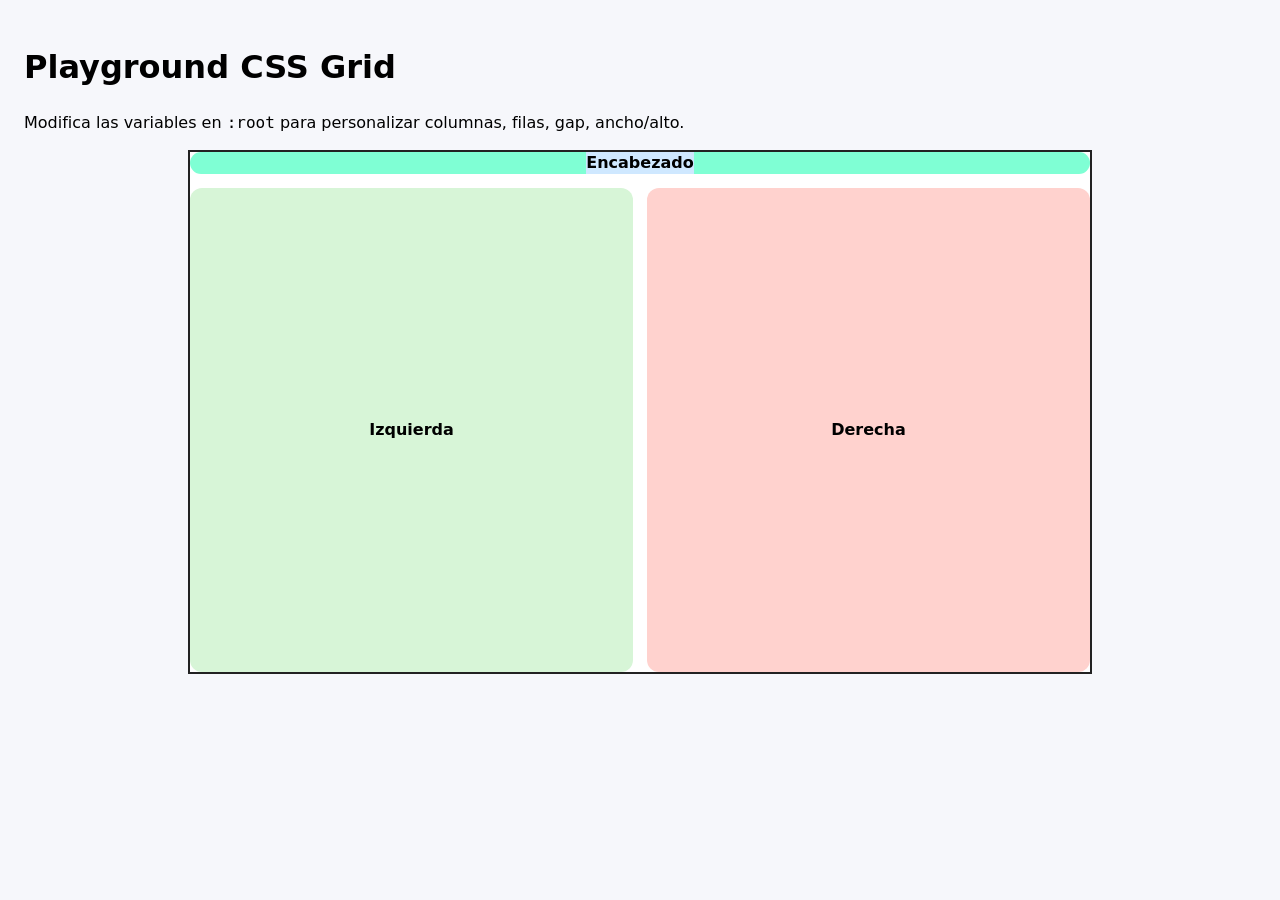
<file: Plantilla-grid.html>
<!doctype html>
<html lang="es">
<head>
<meta charset="utf-8" />
<meta name="viewport" content="width=device-width, initial-scale=1" />
<title>Playground CSS Grid</title>
<style>
  :root {
    --w: 900px;
    --h: 520px;
    --gap: 14px;
    --cols: 1fr 1fr;     /* cambia a 2fr 1fr, 300px 1fr, etc. */
    --rows: auto 1fr;    /* cambia a 120px 1fr, 30% 70%, 1fr 1fr, etc. */
  }

  body { margin: 0; padding: 24px; font: 16px/1.4 system-ui, sans-serif; background: #f6f7fb; }

  .grid-demo {
    display: grid;
    grid-template-columns: var(--cols);
    grid-template-rows: var(--rows);
    grid-template-areas:
      "header header"
      "left   right";
    gap: var(--gap);
    width: var(--w);
    height: var(--h);
    margin: 0 auto;
    border: 2px solid #222;
    background: white;
  }

  .grid-demo > * {
    display: grid;
    place-items: center;
    font-weight: 600;
    border-radius: 12px;
  }
  .total  {grid-area:header; background-color: aquamarine;}
  .header { place-items: center; background: #cfe8ff; }
  .left   { grid-area: left;   background: #d7f5d7; }
  .right  { grid-area: right;  background: #ffd2ce; }

  /* Ejemplo de alineaciones internas del grid completo: */
  /* .grid-demo { justify-content: center; align-content: center; } */

  /* Ejemplo de alineación de ítems (contenido dentro de cada celda): */
  /* .grid-demo { justify-items: start; align-items: start; } */
</style>
</head>
<body>
  <h1>Playground CSS Grid</h1>
  <p>Modifica las variables en <code>:root</code> para personalizar columnas, filas, gap, ancho/alto.</p>
  <div class="grid-demo">

    <div class="total">
        <!--Dividir en dos el encabezado -->
        <header class="header">Encabezado</header>
    </div>

    <section class="left">Izquierda</section>
    <section class="right">Derecha</section>
  </div>
</body>
</html>
</file>
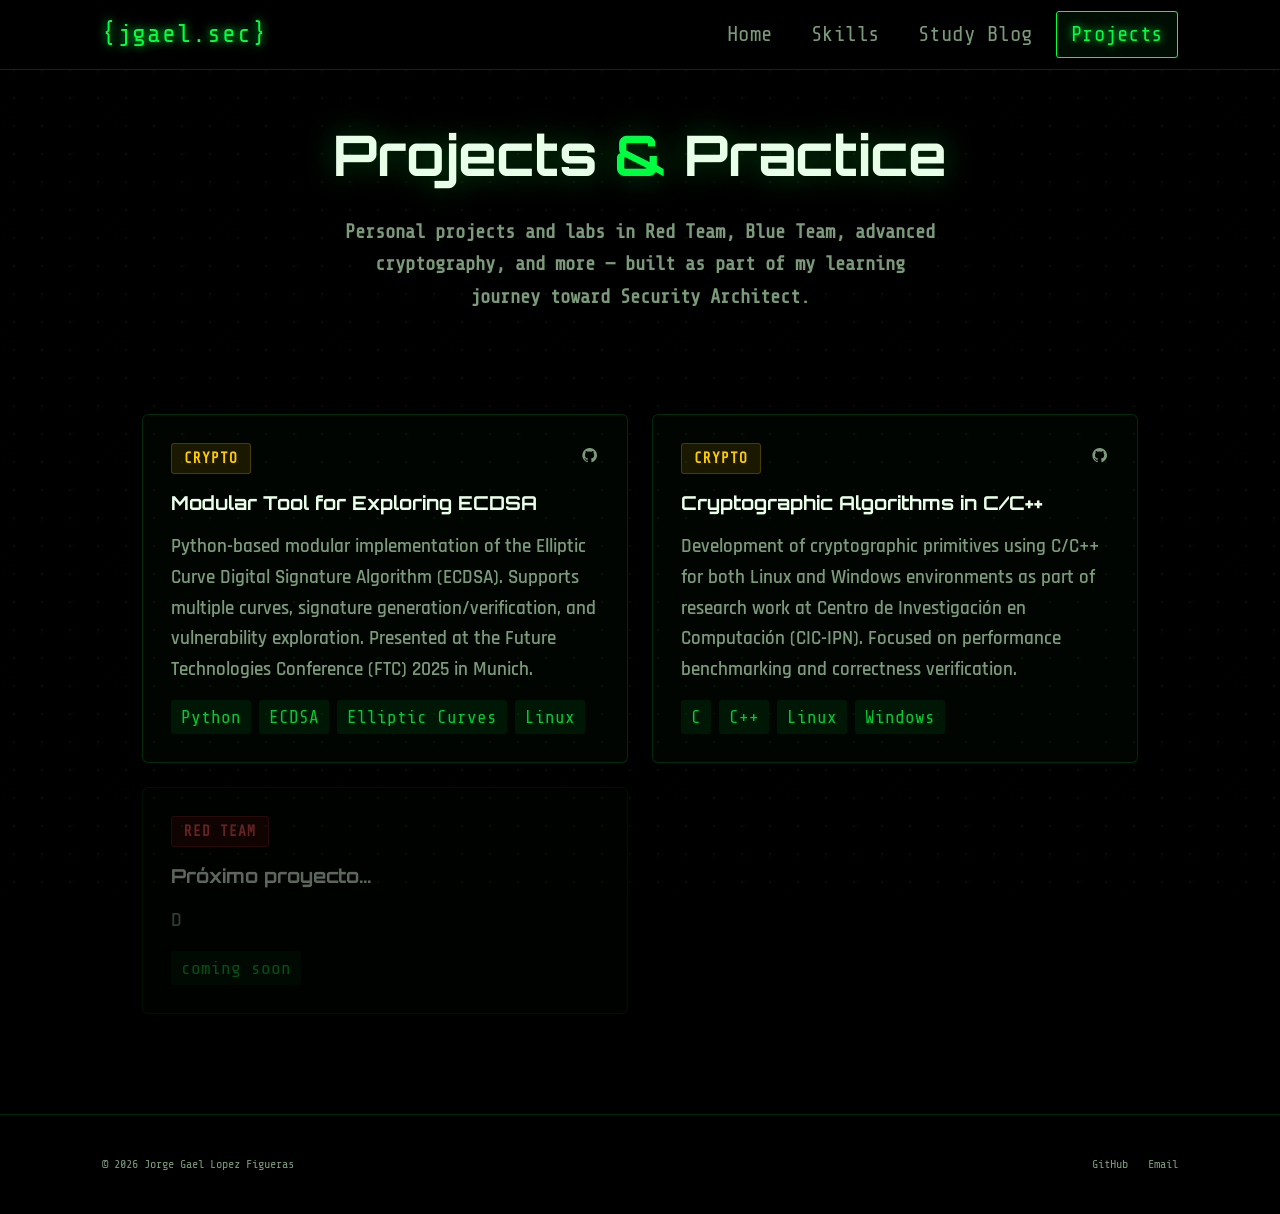
<file: Projects.html>
<!DOCTYPE html>
<html lang="en">
<head>
  <meta charset="UTF-8" />
  <meta name="viewport" content="width=device-width, initial-scale=1.0" />
  <title>Projects | Jorge Gael</title>
  <link rel="icon" type="image/png" href="/IMAGES/Logoportafolio.png" />
  <link rel="stylesheet" href="/CSS/style.css" />
  <link href="https://unpkg.com/boxicons@2.1.4/css/boxicons.min.css" rel="stylesheet" />
</head>
<body>

  <canvas id="matrixCanvas"></canvas>
  <script src="/JAVASCRIPT/matrix.js"></script>

  <!-- HEADER -->
  <header class="header">
    <a href="index.html" class="logo">{jgael.sec}</a>
    <nav class="navbar">
      <a href="index.html">Home</a>
      <a href="Skills.html">Skills</a>
      <a href="Studyblog.html">Study Blog</a>
      <a href="Projects.html" class="active">Projects</a>
    </nav>
    <button class="hamburger" id="hamburger"><span></span><span></span><span></span></button>
  </header>
  <nav class="nav-mobile" id="navMobile">
    <a href="index.html">Home</a>
    <a href="Skills.html">Skills</a>
    <a href="Studyblog.html">Study Blog</a>
    <a href="Projects.html" class="active">Projects</a>
  </nav>

  <!-- PAGE HERO -->
  <div class="page-hero">
    <h1>Projects <span>&</span> Practice</h1>
    <p>Personal projects and labs in Red Team, Blue Team, advanced cryptography, and more — built as part of my learning journey toward Security Architect.</p>
  </div>

  <!-- PROJECTS CONTENT -->
  <div class="content-wrap">

    <!--
    ════════════════════════════════════════════════════════
    HOW TO ADD A NEW PROJECT
    ════════════════════════════════════════════════════════
    1. Copia el bloque <article class="project-card"> de abajo.
    2. Pégalo AL INICIO de .projects-grid (los más nuevos primero).
    3. Edita estos campos:
       - project-type class: usa "red" / "blue" / "crypto" / "web"
       - project-type text: RED TEAM / BLUE TEAM / CRYPTO / WEB
       - href de los links: URL a GitHub y demo (si no tienes, borra el <a>)
       - project-title: nombre del proyecto
       - project-desc: qué hace, para qué sirve, qué aprendiste
       - project-stack spans: herramientas y lenguajes usados
    ════════════════════════════════════════════════════════
    -->

    <div class="projects-grid">

      <!-- ── PROJECT 1: ECDSA Tool (paper FTC 2025) ───────────────── -->
      <article class="project-card">
        <div class="project-header">
          <span class="project-type crypto">CRYPTO</span>
          <div class="project-links">
            <a href="https://github.com/Gatogale10" target="_blank" title="GitHub"><i class='bx bxl-github'></i></a>
          </div>
        </div>
        <h2 class="project-title">Modular Tool for Exploring ECDSA</h2>
        <p class="project-desc">
          Python-based modular implementation of the Elliptic Curve Digital Signature Algorithm (ECDSA).
          Supports multiple curves, signature generation/verification, and vulnerability exploration.
          Presented at the Future Technologies Conference (FTC) 2025 in Munich.
        </p>
        <div class="project-stack">
          <span>Python</span>
          <span>ECDSA</span>
          <span>Elliptic Curves</span>
          <span>Linux</span>
        </div>
      </article>

      <!-- ── PROJECT 2: CIC Research ───────────────────────────────── -->
      <article class="project-card">
        <div class="project-header">
          <span class="project-type crypto">CRYPTO</span>
          <div class="project-links">
            <a href="https://github.com/Gatogale10" target="_blank" title="GitHub"><i class='bx bxl-github'></i></a>
          </div>
        </div>
        <h2 class="project-title">Cryptographic Algorithms in C/C++</h2>
        <p class="project-desc">
          Development of cryptographic primitives using C/C++ for both Linux and Windows environments
          as part of research work at Centro de Investigación en Computación (CIC-IPN).
          Focused on performance benchmarking and correctness verification.
        </p>
        <div class="project-stack">
          <span>C</span>
          <span>C++</span>
          <span>Linux</span>
          <span>Windows</span>
        </div>
      </article>

      <!-- ── PROJECT TEMPLATE (copia desde aquí) ───────────────────── -->
      <!--
      <article class="project-card">
        <div class="project-header">
          <span class="project-type [red|blue|crypto|web]">[RED TEAM / BLUE TEAM / CRYPTO / WEB]</span>
          <div class="project-links">
            <a href="[URL_GITHUB]" target="_blank" title="GitHub"><i class='bx bxl-github'></i></a>
            <a href="[URL_DEMO]"   target="_blank" title="Demo"><i class='bx bx-link-external'></i></a>
          </div>
        </div>
        <h2 class="project-title">[Nombre del Proyecto]</h2>
        <p class="project-desc">[Descripción: qué hace, objetivo, qué aprendiste — 2-4 oraciones.]</p>
        <div class="project-stack">
          <span>[Tool 1]</span>
          <span>[Tool 2]</span>
          <span>[Language]</span>
        </div>
      </article>
      -->
      <!-- ── FIN DEL TEMPLATE ────────────────────────────────────── -->

      <!-- PLACEHOLDER -->
      <article class="project-card" style="opacity:0.4; pointer-events:none;">
        <div class="project-header">
          <span class="project-type red">RED TEAM</span>
        </div>
        <h2 class="project-title">Próximo proyecto...</h2>
        <p class="project-desc">D</p>
        <div class="project-stack"><span>coming soon</span></div>
      </article>

    </div><!-- /projects-grid -->
  </div><!-- /content-wrap -->

  <!-- FOOTER -->
  <footer class="footer">
    <p class="footer-copy">© 2026 Jorge Gael Lopez Figueras</p>
    <div class="footer-links">
      <a href="https://github.com/Gatogale10" target="_blank">GitHub</a>
      <a href="mailto:jorgegael235@gmail.com">Email</a>
    </div>
  </footer>

  <script>
    const ham = document.getElementById('hamburger');
    const nav = document.getElementById('navMobile');
    ham.addEventListener('click', () => { ham.classList.toggle('open'); nav.classList.toggle('open'); });
    nav.querySelectorAll('a').forEach(a => a.addEventListener('click', () => { ham.classList.remove('open'); nav.classList.remove('open'); }));
  </script>

</body>
</html>
</file>
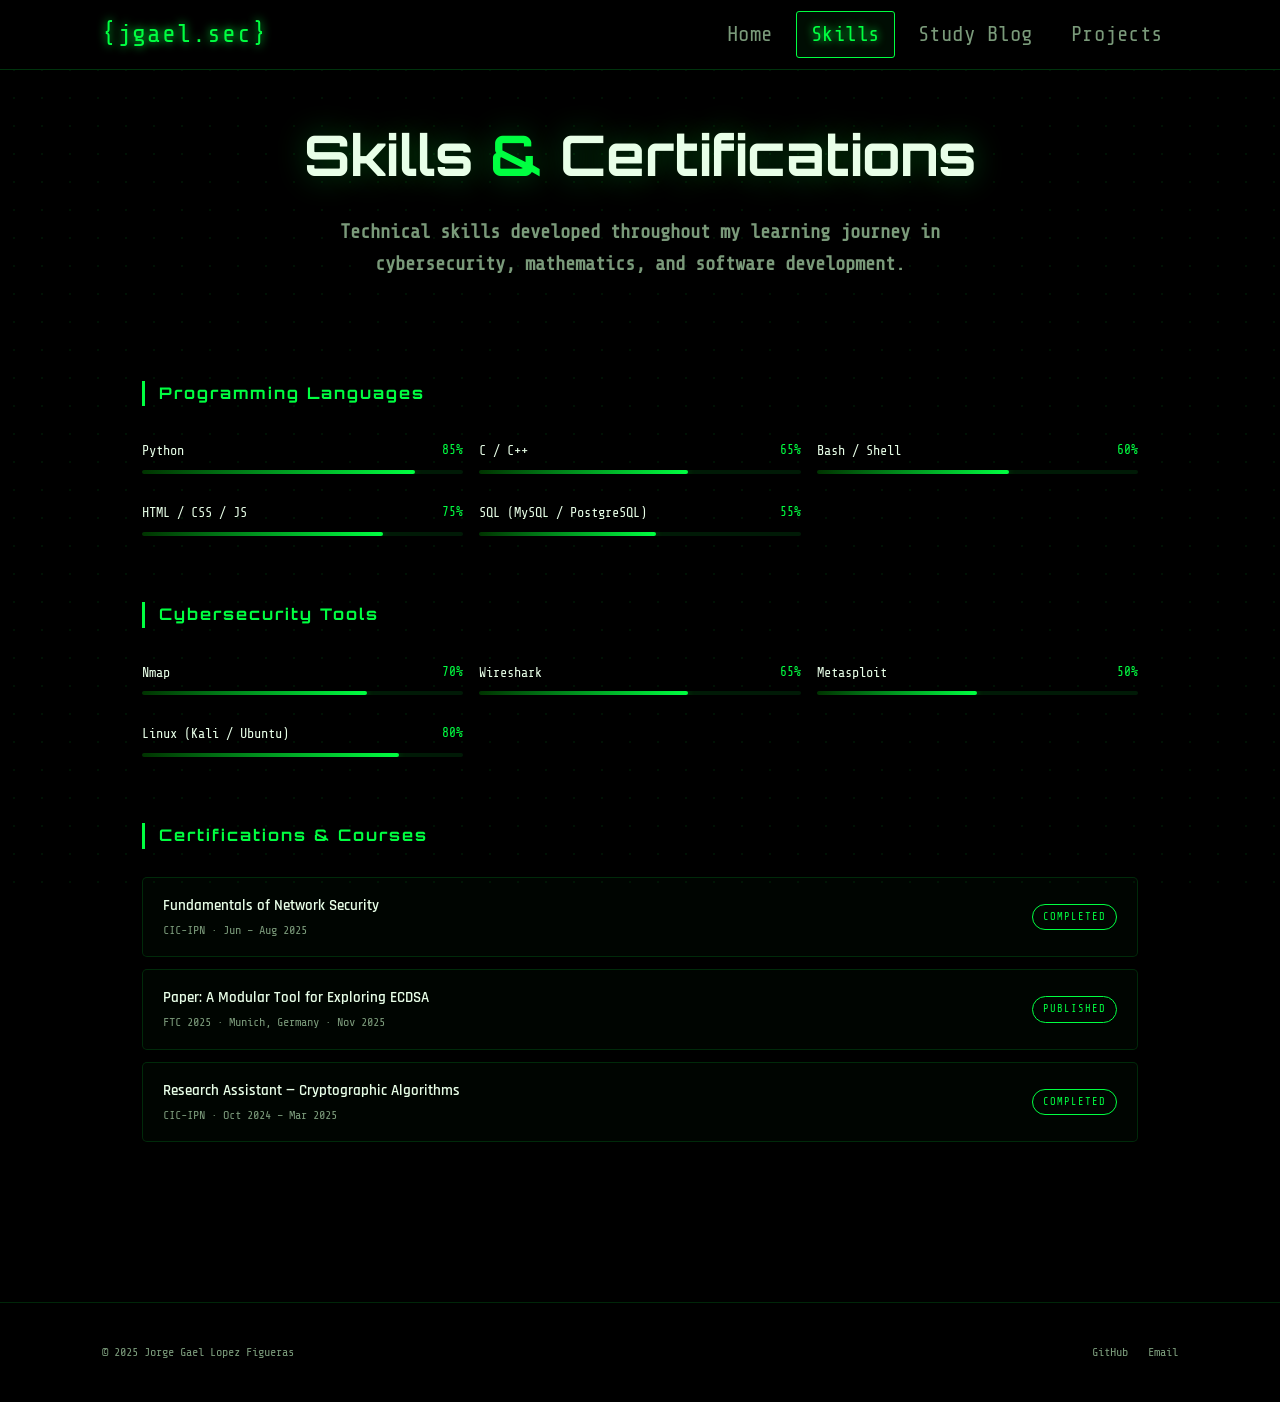
<file: Skills.html>
<!DOCTYPE html>
<html lang="en">
<head>
  <meta charset="UTF-8" />
  <meta name="viewport" content="width=device-width, initial-scale=1.0" />
  <title>Skills | Jorge Gael</title>
  <link rel="icon" type="image/png" href="/IMAGES/Logoportafolio.png" />
  <link rel="stylesheet" href="/CSS/style.css" />
  <link href="https://unpkg.com/boxicons@2.1.4/css/boxicons.min.css" rel="stylesheet" />
</head>
<body>

  <canvas id="matrixCanvas"></canvas>
  <script src="/JAVASCRIPT/matrix.js"></script>

  <!-- HEADER -->
  <header class="header">
    <a href="index.html" class="logo">{jgael.sec}</a>
    <nav class="navbar">
      <a href="index.html">Home</a>
      <a href="Skills.html" class="active">Skills</a>
      <a href="Studyblog.html">Study Blog</a>
      <a href="Projects.html">Projects</a>
    </nav>
    <button class="hamburger" id="hamburger"><span></span><span></span><span></span></button>
  </header>
  <nav class="nav-mobile" id="navMobile">
    <a href="index.html">Home</a>
    <a href="Skills.html" class="active">Skills</a>
    <a href="Studyblog.html">Study Blog</a>
    <a href="Projects.html">Projects</a>
  </nav>

  <!-- PAGE HERO -->
  <div class="page-hero">
    <h1>Skills <span>&</span> Certifications</h1>
    <p>Technical skills developed throughout my learning journey in cybersecurity, mathematics, and software development.</p>
  </div>

  <!-- CONTENT -->
  <div class="content-wrap">

    <!-- ── PROGRAMMING LANGUAGES ────────────────────────────────── -->
    <!--
    HOW TO ADD A SKILL BAR:
    Copia un <div class="skill-item"> y edita:
    - skill-name: nombre de la habilidad
    - skill-pct: porcentaje de dominio (e.g. 80%)
    - style="--pct: 80%": mismo número que arriba
    -->
    <div class="skills-section">
      <h3 class="skills-section-title">Programming Languages</h3>
      <div class="skills-grid">

        <div class="skill-item">
          <div class="skill-top">
            <span class="skill-name">Python</span>
            <span class="skill-pct">85%</span>
          </div>
          <div class="skill-bar"><div class="skill-fill" style="--pct:85%"></div></div>
        </div>

        <div class="skill-item">
          <div class="skill-top">
            <span class="skill-name">C / C++</span>
            <span class="skill-pct">65%</span>
          </div>
          <div class="skill-bar"><div class="skill-fill" style="--pct:65%"></div></div>
        </div>

        <div class="skill-item">
          <div class="skill-top">
            <span class="skill-name">Bash / Shell</span>
            <span class="skill-pct">60%</span>
          </div>
          <div class="skill-bar"><div class="skill-fill" style="--pct:60%"></div></div>
        </div>

        <div class="skill-item">
          <div class="skill-top">
            <span class="skill-name">HTML / CSS / JS</span>
            <span class="skill-pct">75%</span>
          </div>
          <div class="skill-bar"><div class="skill-fill" style="--pct:75%"></div></div>
        </div>

        <div class="skill-item">
          <div class="skill-top">
            <span class="skill-name">SQL (MySQL / PostgreSQL)</span>
            <span class="skill-pct">55%</span>
          </div>
          <div class="skill-bar"><div class="skill-fill" style="--pct:55%"></div></div>
        </div>

      </div>
    </div>

    <!-- ── CYBERSECURITY TOOLS ───────────────────────────────────── -->
    <div class="skills-section">
      <h3 class="skills-section-title">Cybersecurity Tools</h3>
      <div class="skills-grid">

        <div class="skill-item">
          <div class="skill-top">
            <span class="skill-name">Nmap</span>
            <span class="skill-pct">70%</span>
          </div>
          <div class="skill-bar"><div class="skill-fill" style="--pct:70%"></div></div>
        </div>

        <div class="skill-item">
          <div class="skill-top">
            <span class="skill-name">Wireshark</span>
            <span class="skill-pct">65%</span>
          </div>
          <div class="skill-bar"><div class="skill-fill" style="--pct:65%"></div></div>
        </div>

        <div class="skill-item">
          <div class="skill-top">
            <span class="skill-name">Metasploit</span>
            <span class="skill-pct">50%</span>
          </div>
          <div class="skill-bar"><div class="skill-fill" style="--pct:50%"></div></div>
        </div>

        <div class="skill-item">
          <div class="skill-top">
            <span class="skill-name">Linux (Kali / Ubuntu)</span>
            <span class="skill-pct">80%</span>
          </div>
          <div class="skill-bar"><div class="skill-fill" style="--pct:80%"></div></div>
        </div>

      </div>
    </div>

    <!-- ── CERTIFICATIONS ────────────────────────────────────────── -->
    <!--
    HOW TO ADD A CERTIFICATION:
    Copia un <div class="cert-item"> y edita:
    - cert-name: nombre completo de la certificación
    - cert-issuer: institución y año
    - cert-badge: etiqueta corta (COMPLETED / IN PROGRESS / PLANNED)
    -->
    <div class="skills-section">
      <h3 class="skills-section-title">Certifications & Courses</h3>
      <div class="cert-list">

        <div class="cert-item">
          <div>
            <p class="cert-name">Fundamentals of Network Security</p>
            <p class="cert-issuer">CIC-IPN · Jun – Aug 2025</p>
          </div>
          <span class="cert-badge">COMPLETED</span>
        </div>

        <div class="cert-item">
          <div>
            <p class="cert-name">Paper: A Modular Tool for Exploring ECDSA</p>
            <p class="cert-issuer">FTC 2025 · Munich, Germany · Nov 2025</p>
          </div>
          <span class="cert-badge">PUBLISHED</span>
        </div>

        <div class="cert-item">
          <div>
            <p class="cert-name">Research Assistant — Cryptographic Algorithms</p>
            <p class="cert-issuer">CIC-IPN · Oct 2024 – Mar 2025</p>
          </div>
          <span class="cert-badge">COMPLETED</span>
        </div>

        <!-- TEMPLATE (descomenta para agregar):
        <div class="cert-item">
          <div>
            <p class="cert-name">[Nombre de la certificación]</p>
            <p class="cert-issuer">[Institución · Año]</p>
          </div>
          <span class="cert-badge">[COMPLETED / IN PROGRESS / PLANNED]</span>
        </div>
        -->

      </div>
    </div>

  </div><!-- /content-wrap -->

  <!-- FOOTER -->
  <footer class="footer">
    <p class="footer-copy">© 2025 Jorge Gael Lopez Figueras</p>
    <div class="footer-links">
      <a href="https://github.com/Gatogale10" target="_blank">GitHub</a>
      <a href="mailto:jorgegael235@gmail.com">Email</a>
    </div>
  </footer>

  <script>
    const ham = document.getElementById('hamburger');
    const nav = document.getElementById('navMobile');
    ham.addEventListener('click', () => { ham.classList.toggle('open'); nav.classList.toggle('open'); });
    nav.querySelectorAll('a').forEach(a => a.addEventListener('click', () => { ham.classList.remove('open'); nav.classList.remove('open'); }));
  </script>

</body>
</html>
</file>
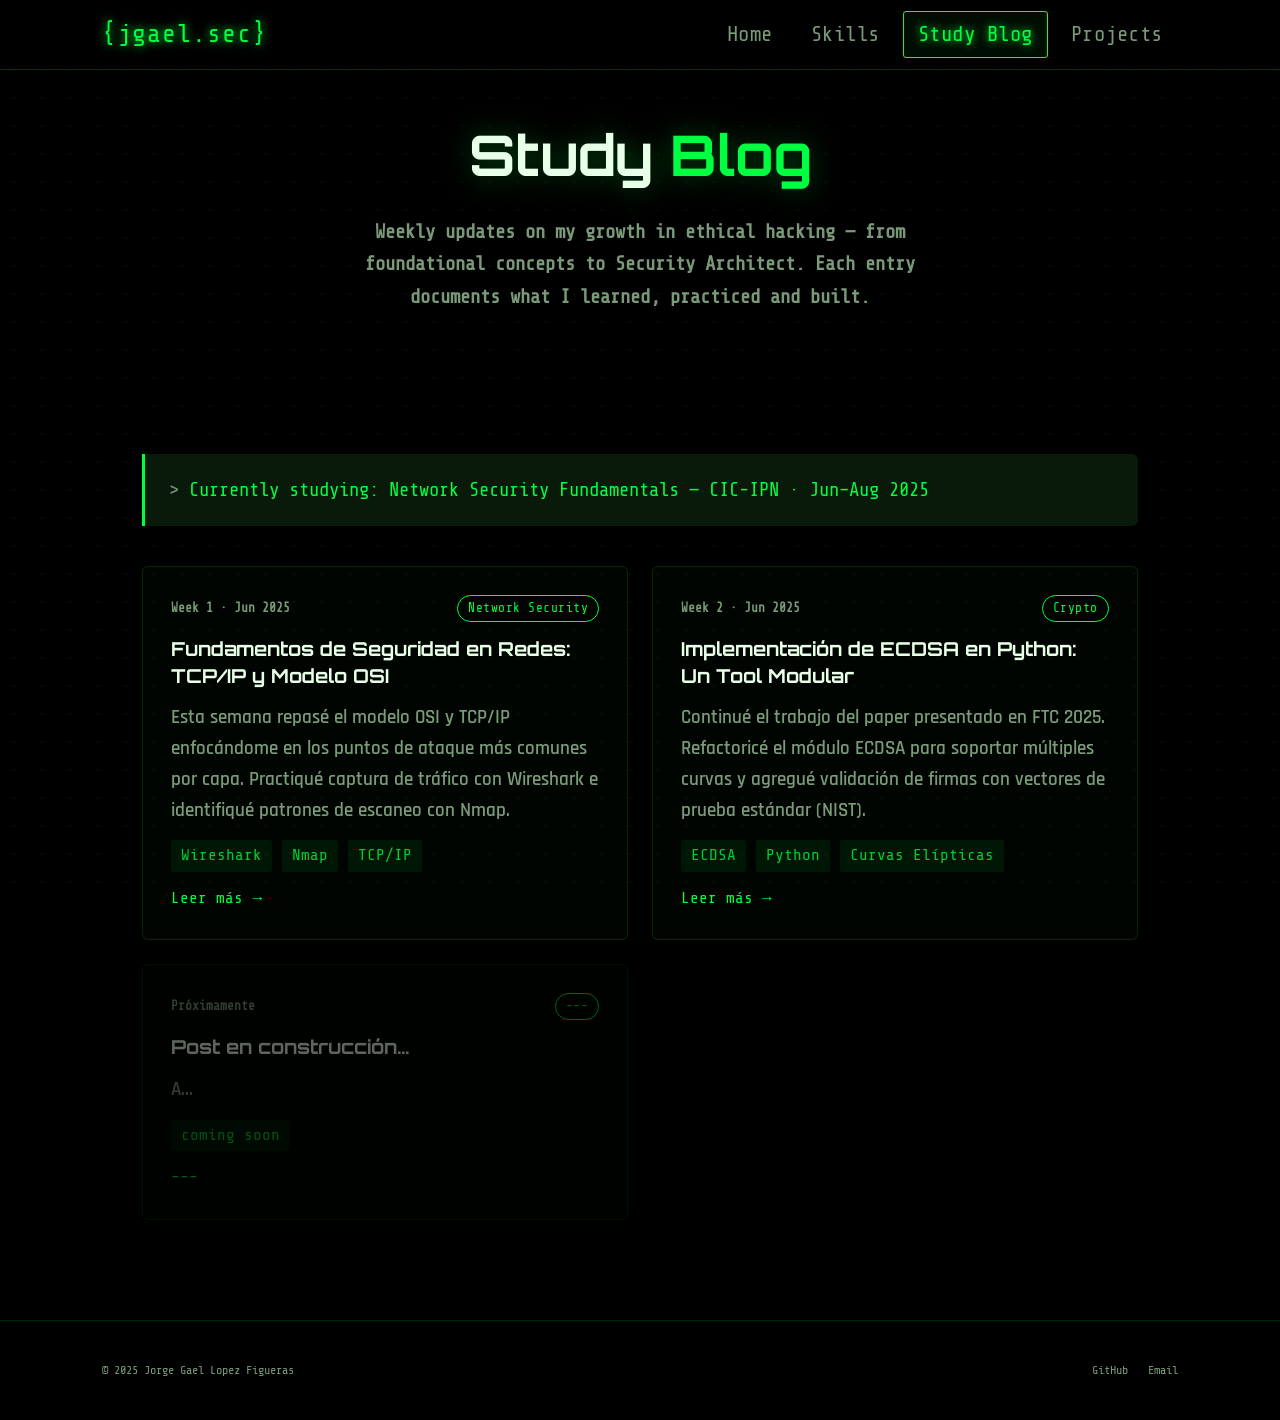
<file: Studyblog.html>
<!DOCTYPE html>
<html lang="en">
<head>
  <meta charset="UTF-8" />
  <meta name="viewport" content="width=device-width, initial-scale=1.0" />
  <title>Study Blog | Jorge Gael</title>
  <link rel="icon" type="image/png" href="/IMAGES/sailogo.png" />
  <link rel="stylesheet" href="/CSS/style.css" />
  <link href="https://unpkg.com/boxicons@2.1.4/css/boxicons.min.css" rel="stylesheet" />
</head>
<body>

  <canvas id="matrixCanvas"></canvas>
  <script src="/JAVASCRIPT/matrix.js"></script>

  <!-- HEADER -->
  <header class="header">
    <a href="index.html" class="logo">{jgael.sec}</a>
    <nav class="navbar">
      <a href="index.html">Home</a>
      <a href="Skills.html">Skills</a>
      <a href="Studyblog.html" class="active">Study Blog</a>
      <a href="Projects.html">Projects</a>
    </nav>
    <button class="hamburger" id="hamburger"><span></span><span></span><span></span></button>
  </header>
  <nav class="nav-mobile" id="navMobile">
    <a href="index.html">Home</a>
    <a href="Skills.html">Skills</a>
    <a href="Studyblog.html" class="active">Study Blog</a>
    <a href="Projects.html">Projects</a>
  </nav>

  <!-- PAGE HERO -->
  <div class="page-hero">
    <h1>Study <span>Blog</span></h1>
    <p>Weekly updates on my growth in ethical hacking — from foundational concepts to Security Architect. Each entry documents what I learned, practiced and built.</p>
  </div>

  <!-- BLOG CONTENT -->
  <div class="content-wrap">

    <!-- Terminal quote - cámbiala cada semana -->
    <div class="terminal-quote">
      <p>Currently studying: Network Security Fundamentals — CIC-IPN · Jun–Aug 2025</p>
    </div>

    <!--
    ════════════════════════════════════════════════════════
    HOW TO ADD A NEW BLOG POST
    ════════════════════════════════════════════════════════
    1. Copia el bloque <article class="blog-card"> de abajo.
    2. Pégalo AL INICIO de .blog-grid (los más nuevos primero).
    3. Edita estos campos:
       - blog-week:    "Week 12 · Jul 2025"  ← número y fecha
       - blog-tag:     "Red Team" / "Blue Team" / "Crypto" / "Linux" / "Web"
       - blog-card-title: el título de lo que aprendiste
       - blog-card-excerpt: 2-3 oraciones de resumen
       - topic-tag: las herramientas/temas del post
       - href del link: ruta a tu página de post detallado (opcional, deja "#" si no tienes)
    ════════════════════════════════════════════════════════
    -->

    <div class="blog-grid">

      <!-- ── BLOG POST TEMPLATE (copia desde aquí) ──────────────── -->
      <article class="blog-card">
        <div class="blog-card-meta">
          <span class="blog-week">Week 1 · Jun 2025</span>
          <span class="blog-tag">Network Security</span>
        </div>
        <h2 class="blog-card-title">Fundamentos de Seguridad en Redes: TCP/IP y Modelo OSI</h2>
        <p class="blog-card-excerpt">
          Esta semana repasé el modelo OSI y TCP/IP enfocándome en los puntos de ataque más comunes por capa.
          Practiqué captura de tráfico con Wireshark e identifiqué patrones de escaneo con Nmap.
        </p>
        <div class="blog-card-topics">
          <span class="topic-tag">Wireshark</span>
          <span class="topic-tag">Nmap</span>
          <span class="topic-tag">TCP/IP</span>
        </div>
        <a href="#" class="blog-card-link">Leer más →</a>
      </article>
      <!-- ── FIN DEL TEMPLATE ────────────────────────────────────── -->

      <!-- EJEMPLO 2 -->
      <article class="blog-card">
        <div class="blog-card-meta">
          <span class="blog-week">Week 2 · Jun 2025</span>
          <span class="blog-tag">Crypto</span>
        </div>
        <h2 class="blog-card-title">Implementación de ECDSA en Python: Un Tool Modular</h2>
        <p class="blog-card-excerpt">
          Continué el trabajo del paper presentado en FTC 2025. Refactoricé el módulo ECDSA para soportar
          múltiples curvas y agregué validación de firmas con vectores de prueba estándar (NIST).
        </p>
        <div class="blog-card-topics">
          <span class="topic-tag">ECDSA</span>
          <span class="topic-tag">Python</span>
          <span class="topic-tag">Curvas Elípticas</span>
        </div>
        <a href="#" class="blog-card-link">Leer más →</a>
      </article>



      <!--PLANTILLA SEMANA 3-->

      <!--
      <article class="blog-card">
        <div class="blog-card-meta">
          <span class="blog-week">Week 1 · Jun 2025</span>
          <span class="blog-tag">Network Security</span>
        </div>
        <h2 class="blog-card-title">Fundamentos de Seguridad en Redes: TCP/IP y Modelo OSI</h2>
        <p class="blog-card-excerpt">
          Esta semana repasé el modelo OSI y TCP/IP enfocándome en los puntos de ataque más comunes por capa.
          Practiqué captura de tráfico con Wireshark e identifiqué patrones de escaneo con Nmap.
        </p>
        <div class="blog-card-topics">
          <span class="topic-tag">Wireshark</span>
          <span class="topic-tag">Nmap</span>
          <span class="topic-tag">TCP/IP</span>
        </div>
        <a href="#" class="blog-card-link">Leer más →</a>
      </article>
      -->




      <!-- PLACEHOLDER - borra esto cuando tengas más posts -->
      <article class="blog-card" style="opacity:0.4; pointer-events:none;">
        <div class="blog-card-meta">
          <span class="blog-week">Próximamente</span>
          <span class="blog-tag">---</span>
        </div>
        <h2 class="blog-card-title">Post en construcción...</h2>
        <p class="blog-card-excerpt">A...</p>
        <div class="blog-card-topics">
          <span class="topic-tag">coming soon</span>
        </div>
        <a href="#" class="blog-card-link">---</a>
      </article>

    </div><!-- /blog-grid -->
  </div><!-- /content-wrap -->

  <!-- FOOTER -->
  <footer class="footer">
    <p class="footer-copy">© 2025 Jorge Gael Lopez Figueras</p>
    <div class="footer-links">
      <a href="https://github.com/Gatogale10" target="_blank">GitHub</a>
      <a href="mailto:jorgegael235@gmail.com">Email</a>
    </div>
  </footer>

  <script>
    const ham = document.getElementById('hamburger');
    const nav = document.getElementById('navMobile');
    ham.addEventListener('click', () => { ham.classList.toggle('open'); nav.classList.toggle('open'); });
    nav.querySelectorAll('a').forEach(a => a.addEventListener('click', () => { ham.classList.remove('open'); nav.classList.remove('open'); }));
  </script>

</body>
</html>
</file>
<file: CSS/style.css>
@import url('https://fonts.googleapis.com/css2?family=Share+Tech+Mono&family=Rajdhani:wght@300;400;500;600;700&family=Orbitron:wght@400;500;700;900&display=swap');

/* =============================================
   CSS VARIABLES - Cambia colores aquí
   ============================================= */
:root {
  --green: #00ff41;
  --green-dim: #00cc33;
  --green-dark: #003300;
  --green-glow: rgba(0, 255, 65, 0.3);
  --black: #000000;
  --dark: #050f05;
  --dark-2: #0a1a0a;
  --white: #e8ffe8;
  --gray: #7a9a7a;
  --font-mono: 'Share Tech Mono', monospace;
  --font-title: 'Orbitron', monospace;
  --font-body: 'Rajdhani', sans-serif;
  --header-h: 70px;
  --transition: 0.3s ease;
}

/* =============================================
   RESET & BASE
   ============================================= */
*, *::before, *::after {
  margin: 0;
  padding: 0;
  box-sizing: border-box;
}

html { scroll-behavior: smooth; }

body {
  background-color: var(--black);
  background-image: radial-gradient(rgba(0, 255, 65, 0.07) 1px, transparent 1px);
  background-size: 28px 28px;
  background-attachment: fixed;
  color: var(--white);
  font-family: var(--font-body);
  font-size: 18px;
  line-height: 1.6;
  overflow-x: hidden;
}

canvas#matrixCanvas {
  display: none;
}

/* =============================================
   HEADER & NAV
   ============================================= */
.header {
  position: fixed;
  top: 0;
  left: 0;
  width: 100%;
  height: var(--header-h);
  padding: 0 8%;
  display: flex;
  justify-content: space-between;
  align-items: center;
  background: rgba(0, 0, 0, 0.85);
  backdrop-filter: blur(10px);
  border-bottom: 1px solid rgba(0, 255, 65, 0.2);
  z-index: 1000;
}

.logo {
  font-family: var(--font-mono);
  font-size: 1.6rem;
  color: var(--green);
  text-decoration: none;
  text-shadow: 0 0 10px var(--green);
  letter-spacing: 1px;
  white-space: nowrap;
}

/* NAVBAR desktop */
.navbar {
  display: flex;
  align-items: center;
  gap: 8px;
}

.navbar a {
  font-family: var(--font-mono);
  font-size: 1.32rem;
  color: var(--gray);
  text-decoration: none;
  padding: 6px 14px;
  border: 1px solid transparent;
  border-radius: 3px;
  transition: var(--transition);
  letter-spacing: 0.5px;
  white-space: nowrap;
}

.navbar a:hover,
.navbar a.active {
  color: var(--green);
  border-color: var(--green);
  text-shadow: 0 0 8px var(--green);
  background: rgba(0, 255, 65, 0.05);
}

/* HAMBURGER (mobile only) */
.hamburger {
  display: none;
  flex-direction: column;
  justify-content: space-between;
  width: 26px;
  height: 18px;
  background: none;
  border: none;
  cursor: pointer;
  z-index: 1100;
  padding: 0;
}

.hamburger span {
  display: block;
  height: 2px;
  background: var(--green);
  border-radius: 2px;
  transition: var(--transition);
  box-shadow: 0 0 5px var(--green);
}

.hamburger.open span:nth-child(1) { transform: translateY(8px) rotate(45deg); }
.hamburger.open span:nth-child(2) { opacity: 0; }
.hamburger.open span:nth-child(3) { transform: translateY(-8px) rotate(-45deg); }

/* Mobile nav overlay */
.nav-mobile {
  display: none;
  position: fixed;
  top: var(--header-h);
  left: 0;
  width: 100%;
  background: rgba(0, 0, 0, 0.97);
  border-bottom: 1px solid rgba(0,255,65,0.2);
  flex-direction: column;
  padding: 1.5rem 8%;
  gap: 4px;
  z-index: 999;
}

.nav-mobile.open { display: flex; }

.nav-mobile a {
  font-family: var(--font-mono);
  font-size: 1rem;
  color: var(--gray);
  text-decoration: none;
  padding: 12px 0;
  border-bottom: 1px solid rgba(0,255,65,0.1);
  transition: var(--transition);
}

.nav-mobile a:hover,
.nav-mobile a.active { color: var(--green); }

/* =============================================
   SECTION WRAPPER (padding top for fixed header)
   ============================================= */
section, .page-section {
  width: 100%;
  padding-top: var(--header-h);
}

/* =============================================
   HOME HERO SECTION
   ============================================= */
#home {
  min-height: 100vh;
  display: flex;
  align-items: center;
  padding: var(--header-h) 8% 80px;
}

.home-inner {
  display: flex;
  justify-content: space-between;
  align-items: center;
  gap: 40px;
  width: 100%;
  max-width: 1200px;
  margin: 0 auto;
}

.home-content { max-width: 600px; }

.home-tag {
  font-family: var(--font-mono);
  font-size: 0.8rem;
  color: var(--green);
  letter-spacing: 3px;
  text-transform: uppercase;
  margin-bottom: 12px;
  opacity: 0;
  animation: slideRight 0.8s ease forwards 0.3s;
}

.home-content h1 {
  font-family: var(--font-title);
  font-size: clamp(2rem, 5vw, 3.5rem);
  font-weight: 700;
  line-height: 1.1;
  text-shadow: 0 0 30px var(--green-glow);
  margin-bottom: 8px;
  opacity: 0;
  animation: slideRight 0.8s ease forwards 0.5s;
}

.home-content h1 em {
  color: var(--green);
  font-style: normal;
}

.home-subtitle {
  font-family: var(--font-mono);
  font-size: clamp(0.85rem, 2vw, 1rem);
  color: var(--gray);
  margin-bottom: 20px;
  opacity: 0;
  animation: slideLeft 0.8s ease forwards 0.7s;
}

.home-subtitle .typed-text { color: var(--green); }

.home-content p {
  font-size: clamp(1.22rem, 1.8vw, 1rem);
  color: #aacfaa;
  font-weight: 700;
  line-height: 1.8;
  margin-bottom: 30px;
  opacity: 0;
  animation: slideLeft 0.8s ease forwards 0.9s;
}

.home-content .about-me{
  font-size: 1.3rem;
}

.home-actions {
  display: flex;
  gap: 16px;
  flex-wrap: wrap;
  margin-bottom: 30px;
  opacity: 0;
  animation: zoomIn 0.8s ease forwards 1.1s;
}

.btn-primary {
  display: inline-block;
  padding: 12px 28px;
  background: var(--green);
  color: var(--black);
  font-family: var(--font-mono);
  font-size: 0.85rem;
  font-weight: 700;
  text-decoration: none;
  border-radius: 3px;
  letter-spacing: 1px;
  transition: var(--transition);
  border: 2px solid var(--green);
}

.btn-primary:hover {
  box-shadow: 0 0 20px var(--green), 0 0 40px var(--green-glow);
  transform: translateY(-2px);
}

.btn-outline {
  display: inline-block;
  padding: 12px 28px;
  background: transparent;
  color: var(--green);
  font-family: var(--font-mono);
  font-size: 0.85rem;
  text-decoration: none;
  border-radius: 3px;
  letter-spacing: 1px;
  transition: var(--transition);
  border: 2px solid var(--green);
}

.btn-outline:hover {
  background: var(--green);
  color: var(--black);
  box-shadow: 0 0 20px var(--green-glow);
}

.home-sci {
  display: flex;
  gap: 14px;
  opacity: 0;
  animation: zoomIn 0.8s ease forwards 1.3s;
}

.home-sci a {
  display: flex;
  justify-content: center;
  align-items: center;
  width: 42px;
  height: 42px;
  border: 1px solid var(--green-dim);
  border-radius: 50%;
  color: var(--green-dim);
  font-size: 20px;
  text-decoration: none;
  transition: var(--transition);
}

.home-sci a:hover {
  background: var(--green);
  color: var(--black);
  box-shadow: 0 0 15px var(--green);
  border-color: var(--green);
}

/* Glowing avatar */
.home-img {
  flex-shrink: 0;
  width: clamp(260px, 30vw, 380px);
  height: clamp(260px, 30vw, 380px);
  opacity: 0;
  animation: zoomIn 0.8s ease forwards 2s, floatImage 4s ease-in-out infinite 3s;
}

.glowing-circle {
  width: 100%;
  height: 100%;
  border-radius: 50%;
  display: flex;
  justify-content: center;
  align-items: center;
  position: relative;
}

.glowing-circle::after {
  content: '';
  position: absolute;
  inset: 5%;
  background-color: var(--black);
  border-radius: 50%;
}

.glowing-circle span {
  position: absolute;
  inset: 0;
  background: linear-gradient(var(--black), rgba(0,200,50,0.4));
  border-radius: 50%;
  animation: circleRotate 5s linear infinite;
}

.glowing-circle span:first-child { filter: blur(10px); }

.glowing-circle .image {
  position: relative;
  width: 90%;
  height: 90%;
  border-radius: 50%;
  z-index: 1;
  overflow: hidden;
}

.glowing-circle .image img {
  width: 100%;
  height: 100%;
  object-fit: cover;
}

/* =============================================
   INTERESTS SECTION
   ============================================= */
.interests-section {
  padding: 80px 8%;
  max-width: 1200px;
  margin: 0 auto;
  
}

.section-header {
  text-align: center;
  margin-bottom: 50px;
}

.section-label {
  font-family: var(--font-mono);
  font-size: 1.5rem;
  color: var(--green);
  letter-spacing: 4px;
  text-transform: uppercase;
  display: block;
  margin-bottom: 10px;
}

.section-title {
  font-family: var(--font-title);
  font-size: clamp(2.5rem, 4vw, 2.2rem);
  color: var(--white);
  text-shadow: 0 0 20px var(--green-glow);
}

.interests-grid {
  display: grid;
  grid-template-columns: repeat(auto-fill, minmax(220px, 1fr));
  gap: 16px;
}

/* =============================================
   HOW TO ADD AN INTEREST CARD
   =============================================
   Copia este bloque dentro de .interests-grid en index.html:

   <div class="interest-card">
     <span class="interest-icon">🔐</span>
     <h3>Nombre del Interés</h3>
     <p>Descripción corta de por qué te interesa este tema.</p>
   </div>
   ============================================= */

.interest-card {
  background: rgba(0, 255, 65, 0.03);
  border: 1px solid rgba(0, 255, 65, 0.15);
  border-radius: 6px;
  padding: 28px 22px;
  transition: var(--transition);
  cursor: default;
}

.interest-card:hover {
  border-color: var(--green);
  background: rgba(0, 255, 65, 0.07);
  transform: translateY(-4px);
  box-shadow: 0 8px 30px rgba(0, 255, 65, 0.1);
}

.interest-icon {
  font-size: 1.8rem;
  display: block;
  margin-bottom: 12px;
}

.interest-card h3 {
  font-family: var(--font-title);
  font-size: 1.32rem;
  color: var(--green);
  margin-bottom: 8px;
  letter-spacing: 0.5px;
}

.interest-card p {
  font-size: 1.18rem;
  font-weight: 800;
  color: var(--gray);
  line-height: 1.5;
}

/* =============================================
   STATS SECTION
   ============================================= */
.stats-section {
  padding: 60px 8%;
  border-top: 1px solid rgba(0,255,65,0.1);
  border-bottom: 1px solid rgba(0,255,65,0.1);
  background: rgba(0,255,65,0.02);
}

.stats-inner {
  max-width: 1000px;
  margin: 0 auto;
  display: grid;
  grid-template-columns: repeat(auto-fit, minmax(160px, 1fr));
  gap: 30px;
  text-align: center;
}

.stat-item {}

.stat-number {
  font-family: var(--font-title);
  font-size: clamp(2rem, 5vw, 3rem);
  color: var(--green);
  text-shadow: 0 0 20px var(--green);
  display: block;
  line-height: 1;
  margin-bottom: 8px;
}

.stat-label {
  font-family: var(--font-mono);
  font-size: 0.75rem;
  color: var(--gray);
  letter-spacing: 1px;
  text-transform: uppercase;
}

/* =============================================
   PAGE GENERAL TITLE
   ============================================= */
.page-hero {
  min-height: 35vh;
  display: flex;
  flex-direction: column;
  justify-content: center;
  align-items: center;
  text-align: center;
  padding: calc(var(--header-h) + 40px) 8% 40px;
}

.page-hero h1 {
  font-family: var(--font-title);
  font-size: clamp(2rem, 6vw, 3.5rem);
  font-weight: 700;
  text-shadow: 0 0 30px var(--green-glow);
  opacity: 0;
  animation: slideRight 0.8s ease forwards 0.3s;
}

.page-hero h1 span { color: var(--green); }

.page-hero p {
  font-family: var(--font-mono);
  font-weight: 800;
  font-size: clamp(1.2rem, 2vw, 1rem);
  color: var(--gray);
  max-width: 600px;
  margin-top: 16px;
  line-height: 1.7;
  opacity: 0;
  animation: slideLeft 0.8s ease forwards 0.6s;
}

/* =============================================
   CONTENT WRAPPER
   ============================================= */
.content-wrap {
  max-width: 1200px;
  margin: 0 auto;
  padding: 60px 8% 100px;
}

/* =============================================
   BLOG CARDS (Studyblog.html)
   ============================================= */

/* HOW TO ADD A BLOG POST:
   Copia este bloque COMPLETO dentro de .blog-grid en Studyblog.html
   y edita los valores marcados con [ ]:

   <article class="blog-card">
     <div class="blog-card-meta">
       <span class="blog-week">Week [NÚMERO] · [FECHA]</span>
       <span class="blog-tag">[CATEGORÍA]</span>
     </div>
     <h2 class="blog-card-title">[TÍTULO DEL POST]</h2>
     <p class="blog-card-excerpt">[Resumen breve de lo que aprendiste esta semana, 2-3 oraciones.]</p>
     <div class="blog-card-topics">
       <span class="topic-tag">[tema1]</span>
       <span class="topic-tag">[tema2]</span>
     </div>
     <a href="#" class="blog-card-link">Leer más →</a>
   </article>
*/

.blog-grid {
  display: grid;
  grid-template-columns: repeat(auto-fill, minmax(320px, 1fr));
  gap: 24px;
}

.blog-card {
  background: rgba(0,255,65,0.02);
  border: 1px solid rgba(0,255,65,0.15);
  border-radius: 6px;
  padding: 28px;
  transition: var(--transition);
  display: flex;
  flex-direction: column;
  gap: 14px;
}

.blog-card:hover {
  border-color: var(--green);
  background: rgba(0,255,65,0.05);
  transform: translateY(-3px);
  box-shadow: 0 8px 30px rgba(0,255,65,0.08);
}

.blog-card-meta {
  display: flex;
  justify-content: space-between;
  align-items: center;
  flex-wrap: wrap;
  gap: 8px;
}

.blog-week {
  font-family: var(--font-mono);
  font-size: 0.8rem;
  font-weight: 800;
  color: var(--gray);
}

.blog-tag {
  font-family: var(--font-mono);
  font-size: 0.8rem;
  color: var(--green);
  border: 1px solid var(--green);
  padding: 2px 10px;
  border-radius: 20px;
  letter-spacing: 0.5px;
}

.blog-card-title {
  font-family: var(--font-title);
  font-size: 1.2rem;
  color: var(--white);
  line-height: 1.4;
}

.blog-card-excerpt {
  font-size: 1.2rem;
  font-weight: 600;
  color: var(--gray);
  line-height: 1.6;
  flex: 1;
}

.blog-card-topics {
  display: flex;
  flex-wrap: wrap;
  gap: 10px;
}

.topic-tag {
  font-family: var(--font-mono);
  font-size: 1rem;
  color: var(--green-dim);
  background: rgba(0,255,65,0.07);
  padding: 3px 10px;
  border-radius: 3px;
}

.blog-card-link {
  font-family: var(--font-mono);
  font-size: 1rem;
  color: var(--green);
  text-decoration: none;
  transition: var(--transition);
  align-self: flex-start;
}

.blog-card-link:hover { text-shadow: 0 0 8px var(--green); }

/* =============================================
   PROJECT CARDS (Projects.html)
   ============================================= */

/* HOW TO ADD A PROJECT:
   Copia este bloque COMPLETO dentro de .projects-grid en Projects.html
   y edita los valores marcados con [ ]:

   <article class="project-card">
     <div class="project-header">
       <span class="project-type [red|blue|crypto|web]">[RED TEAM / BLUE TEAM / CRYPTO / WEB]</span>
       <div class="project-links">
         <a href="[URL_GITHUB]" target="_blank" title="GitHub"><i class='bx bxl-github'></i></a>
         <a href="[URL_DEMO]"   target="_blank" title="Demo"><i class='bx bx-link-external'></i></a>
       </div>
     </div>
     <h2 class="project-title">[NOMBRE DEL PROYECTO]</h2>
     <p class="project-desc">[Descripción del proyecto: qué hace, para qué sirve, qué aprendiste.]</p>
     <div class="project-stack">
       <span>[Python]</span>
       <span>[Linux]</span>
       <span>[herramienta]</span>
     </div>
   </article>
*/

.projects-grid {
  display: grid;
  grid-template-columns: repeat(auto-fill, minmax(320px, 1fr));
  gap: 24px;
}

.project-card {
  background: rgba(0,255,65,0.02);
  border: 1px solid rgba(0,255,65,0.15);
  border-radius: 6px;
  padding: 28px;
  display: flex;
  flex-direction: column;
  gap: 14px;
  transition: var(--transition);
}

.project-card:hover {
  border-color: var(--green);
  transform: translateY(-3px);
  box-shadow: 0 8px 30px rgba(0,255,65,0.1);
}

.project-header {
  display: flex;
  justify-content: space-between;
  align-items: center;
}

.project-type {
  font-family: var(--font-mono);
  font-size: 0.9rem;
  letter-spacing: 1px;
  padding: 3px 12px;
  border-radius: 3px;
  font-weight: 700;
}

.project-type.red   { background: rgba(255,50,50,0.15);  color: #ff5555; border: 1px solid rgba(255,50,50,0.3); }
.project-type.blue  { background: rgba(50,100,255,0.15); color: #5588ff; border: 1px solid rgba(50,100,255,0.3); }
.project-type.crypto{ background: rgba(255,200,0,0.1);   color: #ffcc00; border: 1px solid rgba(255,200,0,0.2); }
.project-type.web   { background: rgba(0,255,65,0.1);    color: var(--green); border: 1px solid rgba(0,255,65,0.2); }

.project-links { display: flex; gap: 14px; }

.project-links a {
  color: var(--gray);
  font-size: 1.1rem;
  text-decoration: none;
  transition: var(--transition);
}

.project-links a:hover { color: var(--green); }

.project-title {
  font-family: var(--font-title);
  font-size: 1.2rem;
  color: var(--white);
}

.project-desc {
  font-size: 1.2rem;
  font-weight: 600;
  color: var(--gray);
  line-height: 1.6;
  flex: 1;
}

.project-stack {
  display: flex;
  flex-wrap: wrap;
  gap: 8px;
  margin-top: auto;
}

.project-stack span {
  font-family: var(--font-mono);
  font-size: 1.1rem;
  color: var(--green-dim);
  background: rgba(0,255,65,0.07);
  padding: 3px 10px;
  border-radius: 3px;
}

/* =============================================
   SKILLS PAGE
   ============================================= */
.skills-section { margin-bottom: 60px; }

.skills-section-title {
  font-family: var(--font-title);
  font-size: 1rem;
  color: var(--green);
  letter-spacing: 2px;
  border-left: 3px solid var(--green);
  padding-left: 14px;
  margin-bottom: 28px;
}

.skills-grid {
  display: grid;
  grid-template-columns: repeat(auto-fill, minmax(280px, 1fr));
  gap: 16px;
}

/* HOW TO ADD A SKILL:
   Copia este bloque dentro de .skills-grid:

   <div class="skill-item">
     <div class="skill-top">
       <span class="skill-name">[Nombre de la habilidad]</span>
       <span class="skill-pct">[75]%</span>
     </div>
     <div class="skill-bar">
       <div class="skill-fill" style="--pct: [75]%"></div>
     </div>
   </div>
*/

.skill-item { padding: 6px 0; }

.skill-top {
  display: flex;
  justify-content: space-between;
  margin-bottom: 8px;
}

.skill-name {
  font-family: var(--font-mono);
  font-size: 0.85rem;
  color: var(--white);
}

.skill-pct {
  font-family: var(--font-mono);
  font-size: 0.8rem;
  color: var(--green);
}

.skill-bar {
  height: 4px;
  background: rgba(0,255,65,0.1);
  border-radius: 4px;
  overflow: hidden;
}

.skill-fill {
  height: 100%;
  width: var(--pct);
  background: linear-gradient(90deg, var(--green-dark), var(--green));
  border-radius: 4px;
  box-shadow: 0 0 8px var(--green-glow);
  animation: barGrow 1.2s ease forwards;
}

@keyframes barGrow {
  from { width: 0; }
  to   { width: var(--pct); }
}

/* Certifications list */
.cert-list { display: flex; flex-direction: column; gap: 12px; }

/* HOW TO ADD A CERTIFICATION:
   Copia este bloque dentro de .cert-list:

   <div class="cert-item">
     <div>
       <p class="cert-name">[Nombre de la certificación]</p>
       <p class="cert-issuer">[Institución · Año]</p>
     </div>
     <span class="cert-badge">[BADGE_TEXT]</span>
   </div>
*/

.cert-item {
  display: flex;
  justify-content: space-between;
  align-items: center;
  padding: 16px 20px;
  border: 1px solid rgba(0,255,65,0.15);
  border-radius: 5px;
  background: rgba(0,255,65,0.02);
  transition: var(--transition);
  flex-wrap: wrap;
  gap: 10px;
}

.cert-item:hover {
  border-color: var(--green);
  background: rgba(0,255,65,0.05);
}

.cert-name {
  font-family: var(--font-body);
  font-size: 0.95rem;
  font-weight: 600;
  color: var(--white);
}

.cert-issuer {
  font-family: var(--font-mono);
  font-size: 0.75rem;
  color: var(--gray);
  margin-top: 3px;
}

.cert-badge {
  font-family: var(--font-mono);
  font-size: 0.65rem;
  color: var(--green);
  border: 1px solid var(--green);
  padding: 4px 10px;
  border-radius: 20px;
  letter-spacing: 1px;
  white-space: nowrap;
}

/* =============================================
   EMPTY STATE (para cuando no hay contenido aún)
   ============================================= */
.empty-state {
  text-align: center;
  padding: 80px 20px;
  border: 1px dashed rgba(0,255,65,0.2);
  border-radius: 6px;
}

.empty-state p {
  font-family: var(--font-mono);
  color: var(--gray);
  font-size: 0.9rem;
}

/* =============================================
   TERMINAL QUOTE BLOCK
   ============================================= */
.terminal-quote {
  background: var(--dark-2);
  border-left: 3px solid var(--green);
  border-radius: 0 6px 6px 0;
  padding: 20px 24px;
  margin: 40px 0;
  font-family: var(--font-mono);
}

.terminal-quote p {
  color: var(--green);
  font-size: 1.2rem;
  line-height: 1.7;
}

.terminal-quote p::before { content: '> '; color: var(--gray); }

/* =============================================
   FOOTER
   ============================================= */
.footer {
  border-top: 1px solid rgba(0,255,65,0.15);
  padding: 40px 8%;
  display: flex;
  justify-content: space-between;
  align-items: center;
  flex-wrap: wrap;
  gap: 20px;
}

.footer-copy {
  font-family: var(--font-mono);
  font-size: 0.75rem;
  color: var(--gray);
}

.footer-links { display: flex; gap: 20px; }

.footer-links a {
  font-family: var(--font-mono);
  font-size: 0.75rem;
  color: var(--gray);
  text-decoration: none;
  transition: var(--transition);
}

.footer-links a:hover { color: var(--green); }

/* =============================================
   ANIMATIONS
   ============================================= */
@keyframes slideRight {
  from { opacity: 0; transform: translateX(-60px); }
  to   { opacity: 1; transform: translateX(0); }
}

@keyframes slideLeft {
  from { opacity: 0; transform: translateX(60px); }
  to   { opacity: 1; transform: translateX(0); }
}

@keyframes slideTop {
  from { opacity: 0; transform: translateY(40px); }
  to   { opacity: 1; transform: translateY(0); }
}

@keyframes zoomIn {
  from { opacity: 0; transform: scale(0.85); }
  to   { opacity: 1; transform: scale(1); }
}

@keyframes floatImage {
  0%, 100% { transform: translateY(0); }
  50%       { transform: translateY(-20px); }
}

@keyframes circleRotate {
  from { transform: rotate(0deg); }
  to   { transform: rotate(360deg); }
}

@keyframes fadeIn {
  from { opacity: 0; }
  to   { opacity: 1; }
}

/* =============================================
   RESPONSIVE — Tablet (≤ 900px)
   ============================================= */
@media (max-width: 900px) {
  .navbar { display: none; }
  .hamburger { display: flex; }

  .home-inner { flex-direction: column-reverse; text-align: center; }
  .home-actions { justify-content: center; }
  .home-sci { justify-content: center; }
  .home-img { width: 220px; height: 220px; margin: 0 auto; }

  .interests-grid { grid-template-columns: repeat(2, 1fr); }

  .footer { flex-direction: column; text-align: center; }
}

/* =============================================
   RESPONSIVE — Mobile (≤ 580px)
   ============================================= */
@media (max-width: 580px) {
  :root { --header-h: 60px; }

  .header { padding: 0 5%; }
  .logo { font-size: 0.85rem; }

  .interests-grid { grid-template-columns: 1fr; }
  .blog-grid { grid-template-columns: 1fr; }
  .projects-grid { grid-template-columns: 1fr; }
  .skills-grid { grid-template-columns: 1fr; }
  .stats-inner { grid-template-columns: repeat(2, 1fr); }

  #home { padding: var(--header-h) 5% 60px; }
  .content-wrap { padding: 40px 5% 80px; }
  .interests-section { padding: 60px 5%; }

  .page-hero { padding: calc(var(--header-h) + 20px) 5% 30px; }
}
</file>
